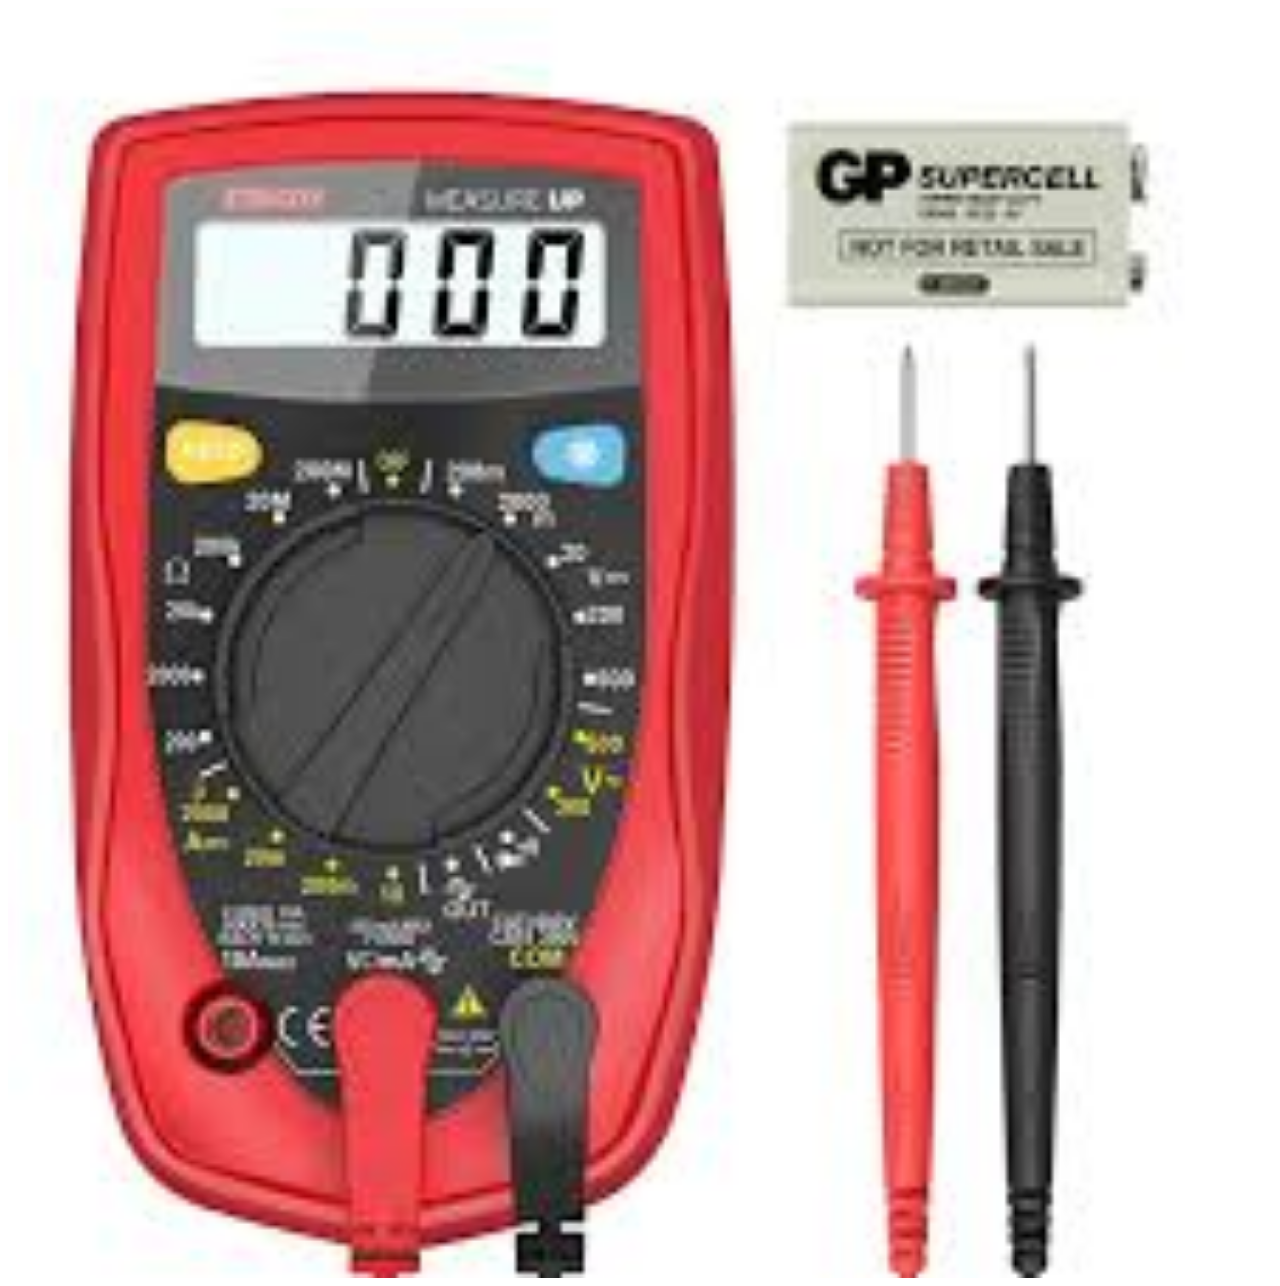
<file: carousel.html>
<!DOCTYPE html>
<html lang="en">
  <head>
    <meta charset="UTF-8" />
    <meta name="viewport" content="width=device-width, initial-scale=1.0" />
    <meta http-equiv="X-UA-Compatible" content="ie=edge" />
    <title>Document</title>
    <style>
      #slider {
        overflow: hidden;
      }
      #slider figure {
        position: relative;
        width: 500%;
        margin: 0;
        left: 0;
        animation: 10s slider infinite;
      }

      #slider figure img {
        float: left;
        width: 20%;
      }

      @keyframes slider {
        0% {
          left: 0;
        }
        20% {
          left: 0;
        }
        20% {
          left: 0;
        }
        25% {
          left: -100%;
        }
        45% {
          left: -100%;
        }
        50% {
          left: -200%;
        }
        70% {
          left: -200%;
        }
        75% {
          left: -300%;
        }
        95% {
          left: -300%;
        }
      }
    </style>
  </head>
  <body>
    <div id="slider">
      <figure>
        <img src="./img/multimeter.jpg" alt="" />
        <img src="./img/saw.jpg" alt="" />
        <img src="./img/shovel.jpg" alt="" />
        <img src="./img//ultrasonic-testing.jpg" alt="" />
      </figure>
    </div>
  </body>
</html>
</file>
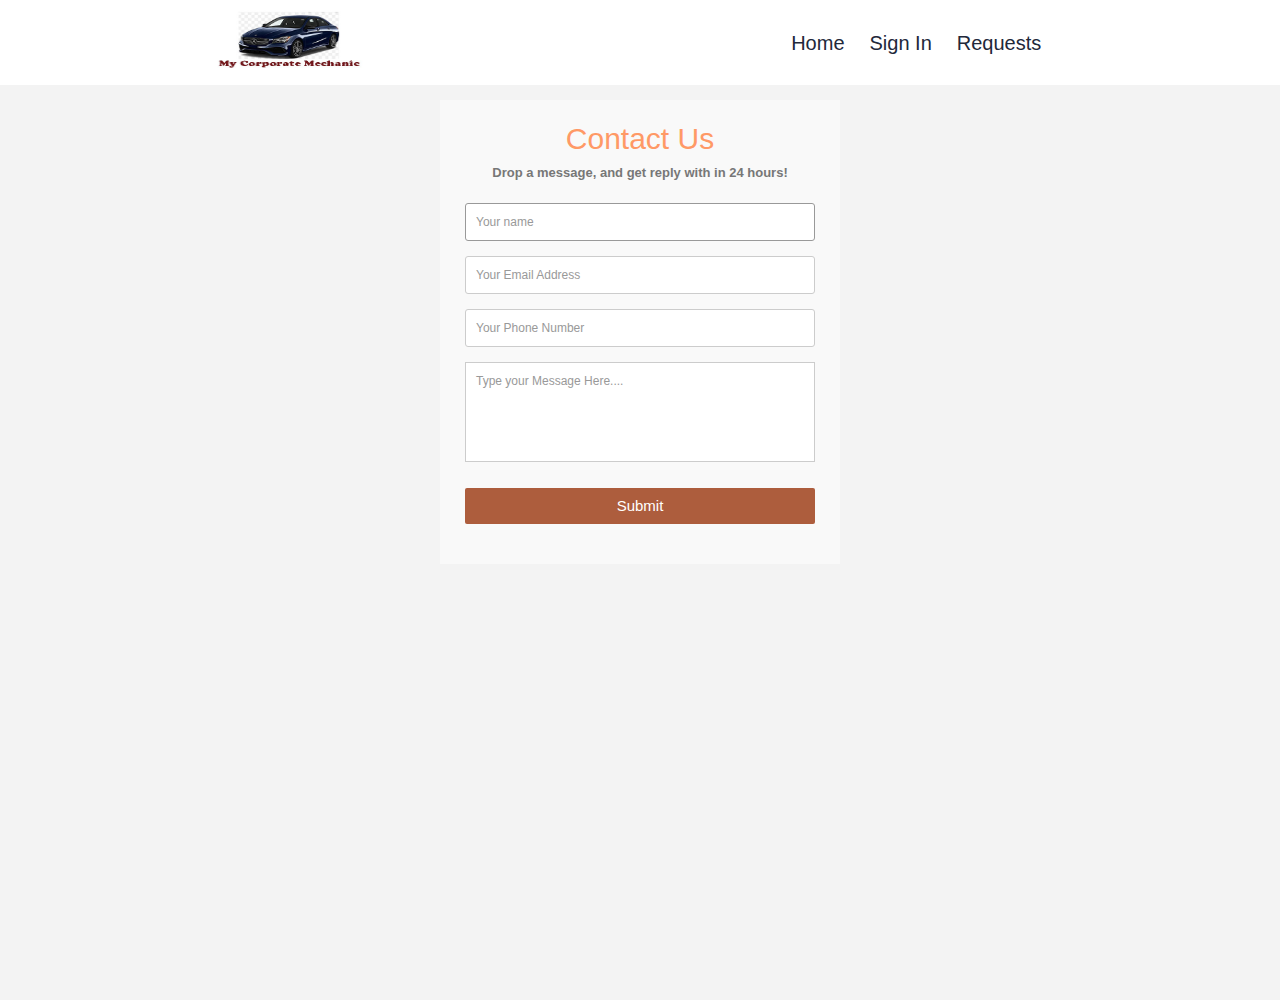
<file: contact.html>
<!DOCTYPE html>
<html lang="en">
  <head>
    <meta charset="UTF-8" />
    <meta name="viewport" content="width=device-width, initial-scale=1.0" />
    <meta http-equiv="X-UA-Compatible" content="ie=edge" />
    <link rel="stylesheet" href="./css/contact.css" />
    <link rel="stylesheet" href="css/index.css">
    <title>Use My Tools</title>
  </head>
  <body>

        <div class="container">
                <header class="header">
                  <img class="logo" src="./img/mechanic logo.jpg" alt="logo" />
                  <nav class="nav-bar">
                  <a href="index.html">Home</a>
                    <a href="sign-in.html">Sign In</a>
                    <a href="requests.html">Requests</a>
                  </nav>
                </header>
    <div class="contact-container">
      <form id="contact" action="">
        <h3>Contact Us</h3>
        <h4>Drop a message, and get reply with in 24 hours!</h4>
        <fieldset>
          <input
            placeholder="Your name"
            type="text"
            tabindex="1"
            required
            autofocus
          />
        </fieldset>
        <fieldset>
          <input
            placeholder="Your Email Address"
            type="email"
            tabindex="2"
            required
          />
        </fieldset>
        <fieldset>
          <input
            placeholder="Your Phone Number"
            type="tel"
            tabindex="3"
            required
          />
        </fieldset>
      
        <fieldset>
          <textarea
            placeholder="Type your Message Here...."
            tabindex="5"
            required
          ></textarea>
        </fieldset>
        <fieldset>
          <button
            name="submit"
            type="submit"
            id="contact-submit"
          >
            Submit
          </button>
        </fieldset>
      </form>
    </div>
  </body>
</html>
</file>
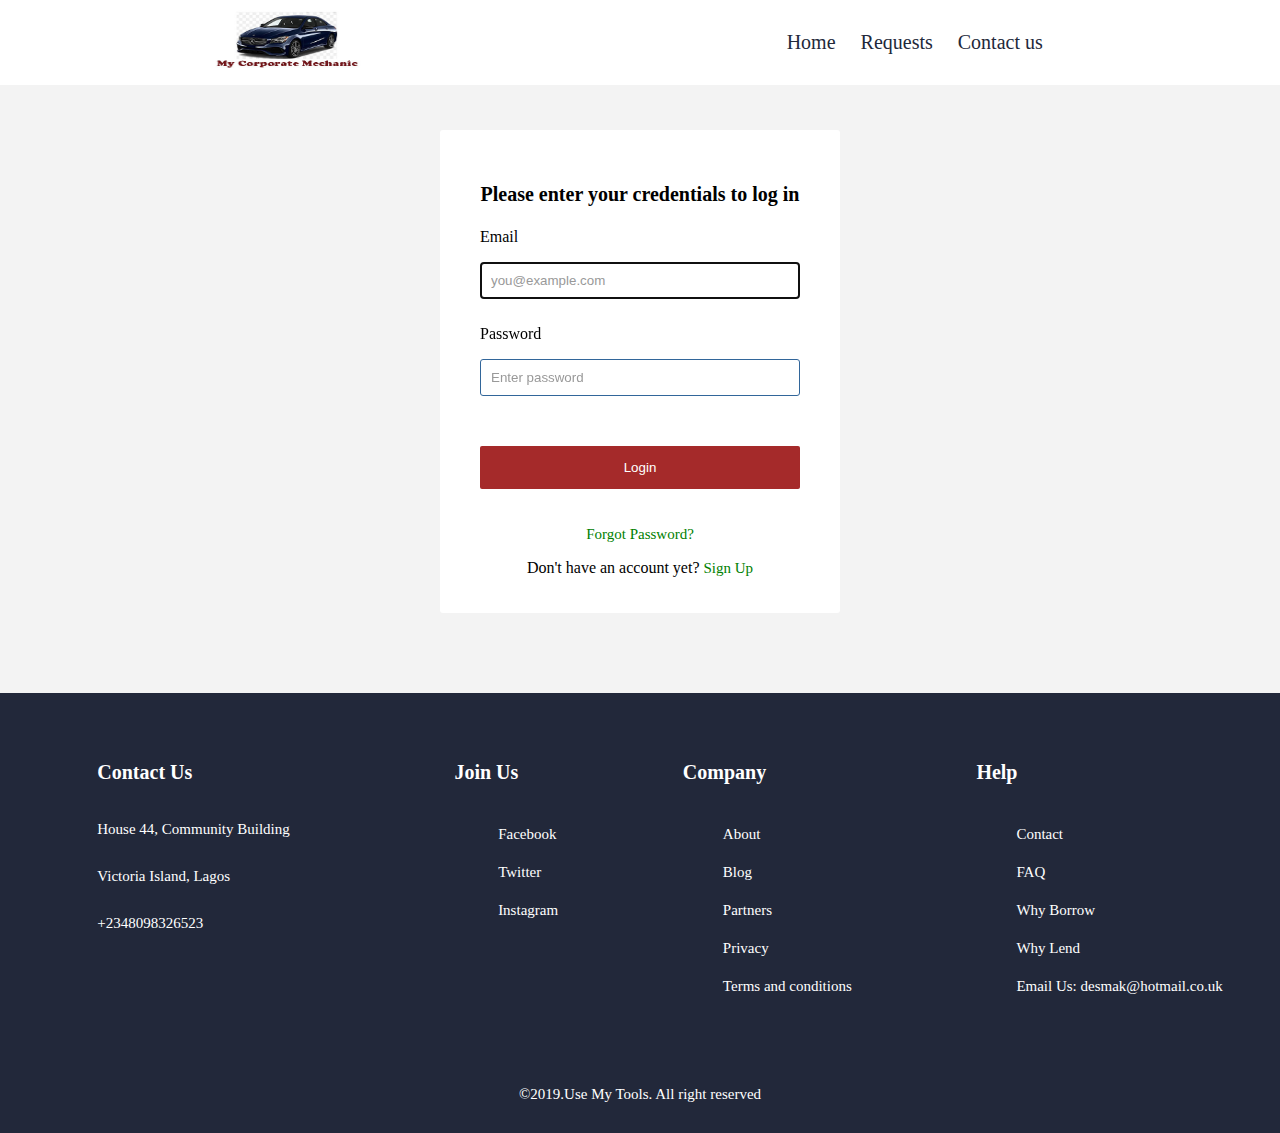
<file: sign-in.html>
<!DOCTYPE html>
<html lang="en">
  <head>
    <meta charset="UTF-8" />
    <meta name="viewport" content="width=device-width, initial-scale=1.0" />
    <meta http-equiv="X-UA-Compatible" content="ie=edge" />
    <link
      rel="stylesheet"
      href="https://use.fontawesome.com/releases/v5.7.2/css/all.css"
      integrity="sha384-fnmOCqbTlWIlj8LyTjo7mOUStjsKC4pOpQbqyi7RrhN7udi9RwhKkMHpvLbHG9Sr"
      crossorigin="anonymous"
    />
    <link rel="stylesheet" href="./css/index.css" />
    <title>Use my Tools</title>
  </head>
  <body>
    <div class="container">
      <header class="header">
        <img class="logo" src="./img/mechanic logo.jpg" alt="logo" />
        <nav class="nav-bar">
         <a class="tab" href="index.html">Home</a>
          <a href="requests.html">Requests</a>
          <a href="contact.html">Contact us</a>
        </nav>
      </header>

     

      <div class="form-container">
            <form id="login-form" action="">
              <div>
                <h3>Please enter your credentials to log in</h3>
                <p class="label"><label for="email" class="label">Email</label></p>
    
                <input
                  type="text"
                  id="email"
                  name="email"
                  placeholder="you@example.com"
                  autofocus
                  required
                />
    
                <p class="label">
                  <label for="password" class="label">Password</label>
                </p>
                <input
                  type="password"
                  id="password"
                  name="password"
                  placeholder="Enter password"
                  required
                />
                <button type="submit" id="submit-login">
                  Login
                </button>
                <p class="acct">
                  <a class="sign-link forgot-password" href="#"
                    >Forgot Password?</a
                  >
                </p>
                <p class="acct">
                  Don't have an account yet?
                  <a class="sign-link" href="signup.html">Sign Up</a>
                </p>
              </div>
            </form>
          </div>
       

    <footer>
      <div class="footer">
        <div class="footer-contents">
          <h3>Contact Us</h3>
          <p>House 44, Community Building</p>
          <p>Victoria Island, Lagos</p>
          <p><i class="fas fa-tty"></i>+2348098326523</p>
          <p><i class="fas fa-phone-alt"></i></p>
        </div>
        <div class="footer-contents">
          <h3>Join Us</h3>
          <ul>
            <li><i class="fab fa-facebook-square"></i>&nbsp;Facebook</li>
            <li><i class="fab fa-twitter-square"></i>&nbsp;Twitter</li>
            <li><i class="fab fa-instagram"></i>&nbsp;Instagram</li>
          </ul>
        </div>

        <div class="footer-contents">
          <h3>Company</h3>
          <ul>
            <li>About</li>
            <li>Blog</li>
            <li>Partners</li>
            <li>Privacy</li>
            <li>Terms and conditions</li>
          </ul>
        </div>

        <div class="footer-contents">
          <h3>Help</h3>
          <ul>
            <li>Contact</li>
            <li>FAQ</li>
            <li>Why Borrow</li>
            <li>Why Lend</li>
            <li>Email Us: desmak@hotmail.co.uk</li>
          </ul>
        </div>
      </div>

      <div class="copyright">
        <p>&copy;2019.Use My Tools. All right reserved</p>
      </div>
    </footer>
  </body>
</html>
</file>
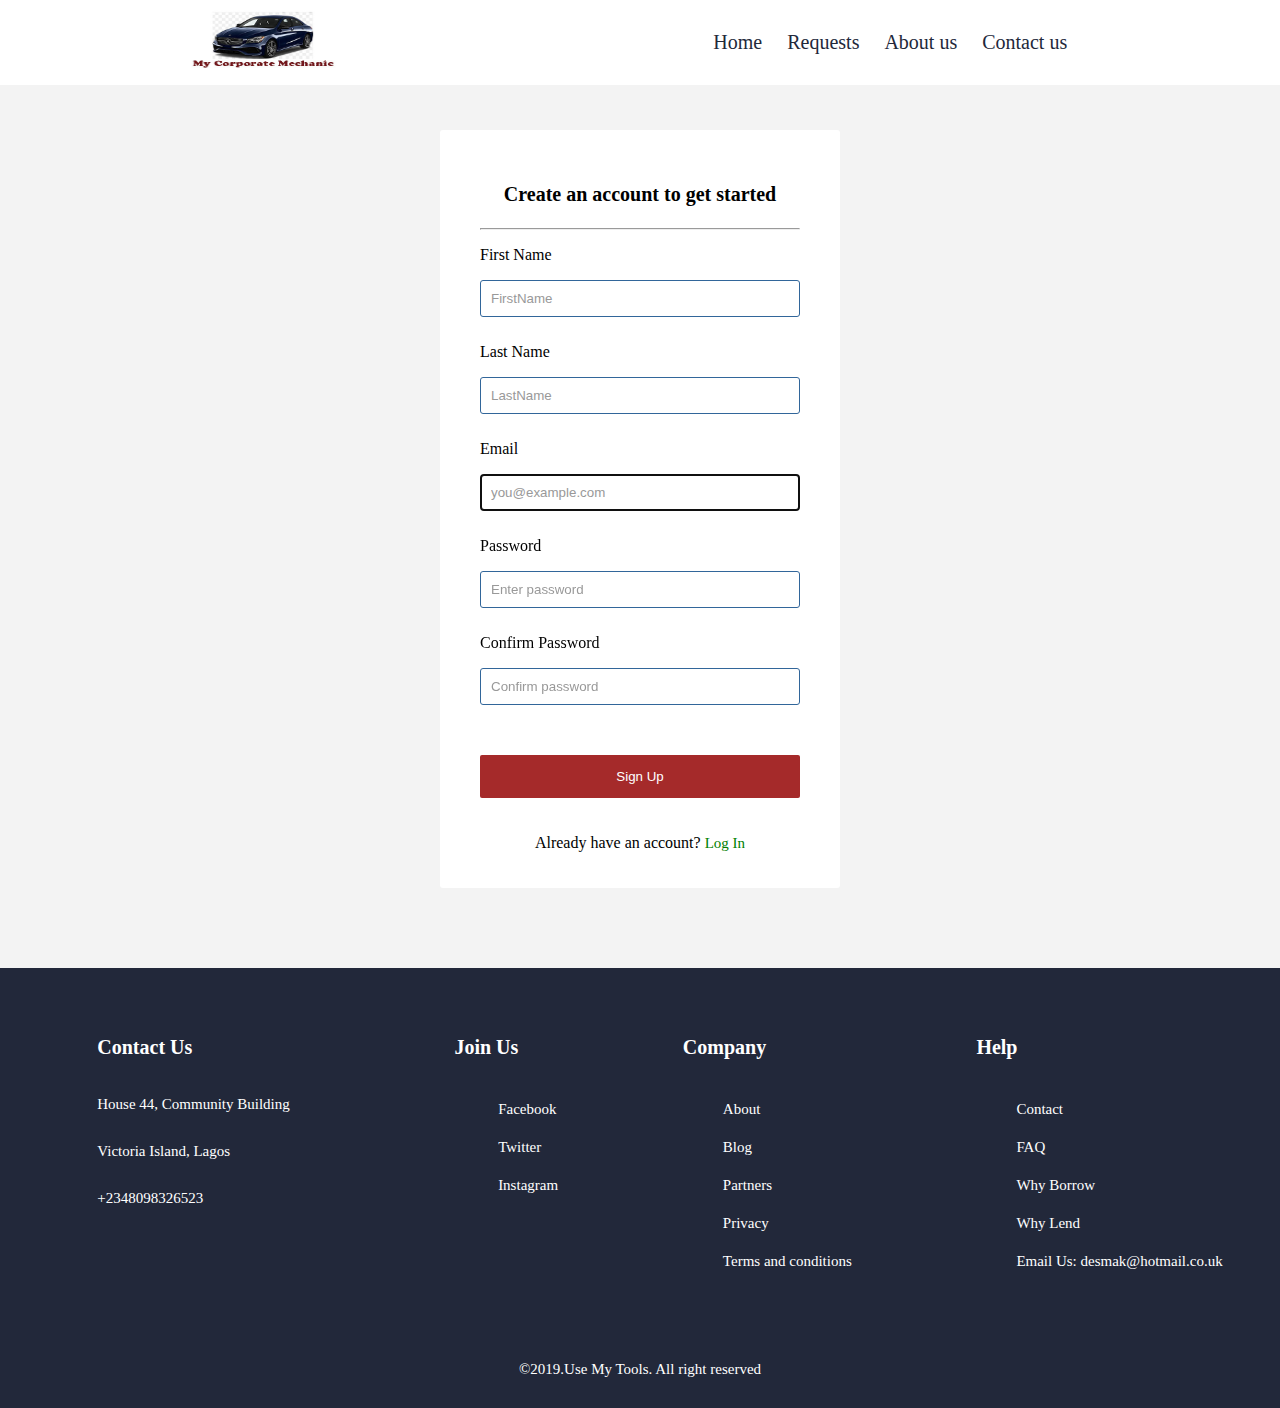
<file: signup.html>
<!DOCTYPE html>
<html lang="en">
  <head>
    <meta charset="UTF-8" />
    <meta name="viewport" content="width=device-width, initial-scale=1.0" />
    <meta http-equiv="X-UA-Compatible" content="ie=edge" />
    <link
      rel="stylesheet"
      href="https://use.fontawesome.com/releases/v5.7.2/css/all.css"
      integrity="sha384-fnmOCqbTlWIlj8LyTjo7mOUStjsKC4pOpQbqyi7RrhN7udi9RwhKkMHpvLbHG9Sr"
      crossorigin="anonymous"
    />
    <link rel="stylesheet" href="./css/index.css" />
    <title>Use my Tools</title>
  </head>
  <body>
    <div class="container">
      <header class="header">
        <img class="logo" src="./img/mechanic logo.jpg" alt="logo" />
        <nav class="nav-bar">
        <a href="index.html">Home</a>
          <a href="requests.html">Requests</a>
          <a href="#">About us</a>
          <a href="contact.html">Contact us</a>
        </nav>
      </header>

     

      <div class="form-container">
            <form id="login-form" action="">
              <div>
                <h3>Create an account to get started</h3>
                <hr>

                <p class="label">
                        <label for="FirstName" class="label">First Name</label>
                      </p>
                      <input
                        type="text"
                        id="FirstName"
                        name="FirstName"
                        placeholder="FirstName"
                        required
                      />

                      <p class="label">
                            <label for="LastName" class="label">Last Name</label>
                          </p>
                          <input
                            type="text"
                            id="LastName"
                            name="LastName"
                            placeholder="LastName"
                            required
                          />
                <p class="label"><label for="email" class="label">Email</label></p>
    
                <input
                  type="text"
                  id="email"
                  name="email"
                  placeholder="you@example.com"
                  autofocus
                  required
                />
    
                <p class="label">
                  <label for="password" class="label">Password</label>
                </p>
                <input
                  type="password"
                  id="password"
                  name="password"
                  placeholder="Enter password"
                  required
                />
                <p class="label">
                        <label for="confirm-password" class="label">Confirm Password</label>
                      </p>
                      <input
                        type="password"
                        id="confirm-password"
                        name="password"
                        placeholder="Confirm password"
                        required
                      />
                      
                <button type="submit" id="submit-login">
                  Sign Up
                </button>
               
                <p class="acct">
                  Already have an account?
                  <a class="sign-link" href="sign-in.html">Log In</a>
                </p>
              </div>
            </form>
          </div>
       

    <footer>
      <div class="footer">
        <div class="footer-contents">
          <h3>Contact Us</h3>
          <p>House 44, Community Building</p>
          <p>Victoria Island, Lagos</p>
          <p><i class="fas fa-tty"></i>+2348098326523</p>
          <p><i class="fas fa-phone-alt"></i></p>
        </div>
        <div class="footer-contents">
          <h3>Join Us</h3>
          <ul>
            <li><i class="fab fa-facebook-square"></i>&nbsp;Facebook</li>
            <li><i class="fab fa-twitter-square"></i>&nbsp;Twitter</li>
            <li><i class="fab fa-instagram"></i>&nbsp;Instagram</li>
          </ul>
        </div>

        <div class="footer-contents">
          <h3>Company</h3>
          <ul>
            <li>About</li>
            <li>Blog</li>
            <li>Partners</li>
            <li>Privacy</li>
            <li>Terms and conditions</li>
          </ul>
        </div>

        <div class="footer-contents">
          <h3>Help</h3>
          <ul>
            <li>Contact</li>
            <li>FAQ</li>
            <li>Why Borrow</li>
            <li>Why Lend</li>
            <li>Email Us: desmak@hotmail.co.uk</li>
          </ul>
        </div>
      </div>

      <div class="copyright">
        <p>&copy;2019.Use My Tools. All right reserved</p>
      </div>
    </footer>
  </body>
</html>
</file>
<file: css/contact.css>
* {
  margin: 0;
  padding: 0;
  box-sizing: border-box;
  -webkit-box-sizing: border-box;
  -moz-box-sizing: border-box;
  -webkit-font-smoothing: antialiased;
  -moz-font-smoothing: antialiased;
  -o-font-smoothing: antialiased;
  font-smoothing: antialiased;
  text-rendering: optimizeLegibility;
}

body {
  font-family: "Open Sans", Helvetica, Arial, sans-serif;
  font-weight: 300;
  font-size: 12px;
  line-height: 30px;
  color: #777;
  background: #f3f3f3;
}

.contact-container {
  max-width: 400px;
  width: 100%;
  margin: 0 auto;
  margin-top: 100px;
}

#contact input[type="text"],
#contact input[type="email"],
#contact input[type="tel"],
#contact input[type="url"],
#contact textarea,
#contact button[type="submit"] {
  font: 400 12px/16px "Open Sans", Helvetica, Arial, sans-serif;
}

#contact {
  background: #f9f9f9;
  padding: 25px;
  margin: 50px 0;
}

#contact h3 {
  color: #f96;
  display: block;
  font-size: 30px;
  font-weight: 400;
}

#contact h4 {
  margin: 5px 0 15px;
  display: block;
  font-size: 13px;
  text-align: center;
}

fieldset {
  border: medium none !important;
  margin: 0 0 10px;
  min-width: 100%;
  padding: 0;
  width: 100%;
}

#contact input[type="text"],
#contact input[type="email"],
#contact input[type="tel"],
#contact input[type="url"],
#contact textarea {
  width: 100%;
  border: 1px solid #ccc;
  background: #fff;
  margin: 0 0 5px;
  padding: 10px;
}

#contact input[type="text"]:hover,
#contact input[type="email"]:hover,
#contact input[type="tel"]:hover,
#contact input[type="url"]:hover,
#contact textarea:hover {
  -webkit-transition: border-color 0.3s ease-in-out;
  -moz-transition: border-color 0.3s ease-in-out;
  transition: border-color 0.3s ease-in-out;
  border: 1px solid #aaa;
}

#contact textarea {
  height: 100px;
  max-width: 100%;
  resize: none;
}

#contact button[type="submit"] {
  cursor: pointer;
  width: 100%;
  border: none;
  background: rgba(165, 77, 42, 0.911);
  color: #fff;
  margin: 0 0 5px;
  padding: 10px;
  font-size: 15px;
}

#contact button[type="submit"]:hover {
  background: brown;
  -webkit-transition: background 0.3s ease-in-out;
  -moz-transition: background 0.3s ease-in-out;
  transition: background-color 0.3s ease-in-out;
}

#contact button[type="submit"]:active {
  box-shadow: inset 0 1px 3px rgba(0, 0, 0, 0.5);
}

#contact input:focus,
#contact textarea:focus {
  outline: 0;
  border: 1px solid #999;
}
::-webkit-input-placeholder {
  color: #888;
}
:-moz-placeholder {
  color: #888;
}
::-moz-placeholder {
  color: #888;
}
:-ms-input-placeholder {
  color: #888;
}
</file>
<file: css/index.css>
@import url("https://fonts.googleapis.com/css?family=Raleway");
html,
body {
  height: 100%;
}
body {
  padding: 0;
  width: 100%;
  margin: 0 auto;
  background: #f3f3f3;
}

* {
  box-sizing: border-box;
}

.header {
  display: flex;
  align-items: center;
  justify-content: space-around;
  background: white;
  margin: 0;
  padding: 0;
  background: #fff;
  position: fixed;
  top: 0;
  height: 85px;
  width: 100%;
}

.logo {
  height: 85px;
  width: 150px;
}
nav.nav-bar {
  display: flex;
  justify-content: space-between;
  align-items: center;
}

.home-tab:hover {
  background: rgba(165, 42, 42, 0.925);
  text-shadow: 0px 0px 0 rgb(165, 42, 0.925), 1px 1px 0 rgb(165, 123, 26),
    2px 2px 0 rgb(242, 185, 100);

  cursor: pointer;
}

nav.nav-bar a {
  text-decoration: none;
  padding-right: 25px;
  font-size: 20px;
  color: #22283a;
}

nav.nav-bar a:hover {
  text-shadow: 0px 0px 0 rgb(208, 138, 28), 1px 1px 0 rgb(165, 123, 26),
    2px 2px 0 rgb(242, 185, 100), 3px 3px 0 rgb(227, 167, 187);
}

.home-tab {
  background: brown;
  margin-right: 10px;
  color: white;
  width: 70px;
  height: 30px;
  padding: 3px 5px 5px 12px;
  border-radius: 2px;
  font-size: 20px;
}

.request-tab {
  background: brown;
  margin-right: 18px;
  color: white;
  width: 90px;
  height: 30px;
  padding: 3px 5px 5px 12px;
  border-radius: 2px;
  font-size: 20px;
}

.request-tab:hover {
  cursor: pointer;
}

nav.nav-bar p.home-tab a {
  color: white;
}

a {
  color: white;
}
#background {
  height: 40em;
  position: absolute;
  top: 0px;
  left: 0px;
  width: 100%;
  background-attachment: fixed;
  background-repeat: no-repeat;
  background-size: cover;
  z-index: -1;
  background-image: linear-gradient(rgba(0, 0, 0, 0.808), rgba(0, 0, 0, 0.24)),
     url("../img/auto-mechanics.jpg");
}

/* Style for landing page welcome note */
.header-text {
  text-align: center;
  padding-top: 1em;
  color: rgba(165, 56, 42, 0.966);
  margin-top: 60px;
  font-family: "Raleway", sans-serif;
}
/* Style for welcome text */
.quick-header {
  font-size: 60px;
  font-weight: bold;
  padding: 0 2em;
  line-height: 2em;
  color: white;
  margin-bottom: 0px;
}

.abt-us {
  color: #0f1721;
  width: 50%;
  line-height: 1.5;
  margin: 0 auto;
  background: rgba(255, 255, 255, 0.9);
  border-radius: 2px;
  padding-top: 5px;
  padding-bottom: 5px;
  font-weight: bold;
}

/* Style for Notes in landing page */
.sub-text {
  font-size: 30px;
  margin-top: 10px;
  font-weight: bolder;
  font-size: 40px;
  color: white;
}

#buttons {
  margin: 30px 0px;
  text-align: center;
}

/* Style for landing page sign up and learn more button */
.start-btn {
  text-decoration: none;
  color: white;
  font-weight: normal;
  letter-spacing: 2px;
  width: 190px;
  padding: 0.8em 2em;
  background: brown;
  border: solid 2px brown;
  border-radius: 3px;
  display: block;
  margin: 30px 10px;
  display: inline-block;
}
/* style for button hover state */
.transparent:hover {
  background: brown;
}

.transparent {
  background: transparent;
  border: solid white 2px;
}

.second-section {
  padding: 3em 4%;
  font-size: 15px;
  display: flex;
  align-items: center;
  border: 2px solid white;
  padding: 10%;
  background: white;
  width: 95%;
  margin: 120px auto;
  margin-bottom: 0px;
  justify-content: space-between;
}

#slider {
  overflow: hidden;
  width: 50%;
}
#slider figure {
  position: relative;
  width: 500%;
  margin: 0;
  left: 0;
  animation: 20s slider infinite;
}

#slider figure div {
  float: left;
  width: 20%;
  display: flex;
  flex-direction: column;
  font-size: 18px;
  text-align: center;
  line-height: 1.5;
}
#slider figure div img {
  width: 20%;
  height: 15%;
  border-radius: 100px;
  align-self: center;
}

#slider figure div a {
  text-decoration: none;
  align-self: center;
}

@keyframes slider {
  0% {
    left: 0;
  }
  20% {
    left: 0;
  }
  20% {
    left: 0;
  }
  25% {
    left: -100%;
  }
  45% {
    left: -100%;
  }
  50% {
    left: -200%;
  }
  70% {
    left: -200%;
  }
  75% {
    left: -300%;
  }
  95% {
    left: -300%;
  }
}

.profile-img {
  height: 100px;
  border-radius: 50px;
  width: 120px;
  margin-left: 120px;
}
.right-section {
  width: 42%;
  text-align: center;
}
.right-section h2 {
  font-weight: bolder;
  font-size: 30px;
}

.about-section p {
  font-size: 20px;
  color: grey;
}

.right-section p {
  font-size: 24px;
  color: grey;
}

p.earn {
  background: #22283a;
  height: 50px;
  border-radius: 5px;
  color: white;
  padding-top: 10px;
}
p.earn:hover {
  background: #3a2a22;
  cursor: pointer;
}

.list-items {
  margin-top: 20px;
  display: flex;
  flex-wrap: wrap;
  padding-left: 3%;
  align-self: center;
  width: 100%;
}

.tools {
  padding-right: 10px;
}

.tools p {
  text-align: center;
}

.price {
  background: rgba(165, 61, 42, 0.932);
  color: white;
}
footer {
  padding-bottom: 1em;
  font-size: 0.9375rem;
  color: white;
  margin-top: 20px;
  background-color: #22283a;
}

.footer {
  display: flex;
  flex-flow: row wrap;
  justify-content: space-around;
  padding: 3em 1em;
  font-size: 0.9375rem;
  color: white;
}

.footer-contents {
  display: flex;
  flex-direction: column;
  align-items: baseline;
}

.footer > div ul {
  list-style-type: none;
  margin-left: -40px;
}

.footer > div ul li {
  padding-top: 5px;
  padding-bottom: 16px;
}
.footer .footer-contents p {
  padding-bottom: -55px;
  /* background: yellow; */
}
.copyright {
  text-align: center;
}

.requests {
  margin-top: 120px;
  text-align: center;
}

table {
  font-family: arial, sans-serif;
  border-collapse: collapse;
  margin: 0 auto;
  width: 80%;
}

td,
th {
  /* border: 1px solid #dddddd; */
  text-align: left;
  padding: 8px;
  text-align: center;
}

tr:nth-child(even) {
  background-color: white;
}
tr:nth-child(odd) {
  background-color: #dddddd;
}

tr:nth-child(1) {
  background: #f4a460;
  padding-right: 0;
  margin-right: 0;
  width: 100%;
}
td:nth-child(4) {
  background-color: #f4a460;
  border: 1px solid white;
  color: white;
  height: 10px;
  font-weight: bolder;
  cursor: pointer;
}

td:nth-child(5) {
  font-weight: bolder;
}

td:nth-child(5):hover {
  background: #f4a460;
  cursor: pointer;
  color: whitesmoke;
}

.request-form {
  margin: 0 auto;
  width: 70%;
  background: white;
  padding: 3%;
  margin-top: 20px;
  border-radius: 4px;
}

.request-form input {
  width: 40%;
  height: 40px;
  border: 1px solid grey;
}

.request-form label {
  font-weight: bold;
}

.request-form h2 {
  margin-bottom: 40px;
  margin-left: 20%;
  font-weight: bolder;
  font-size: 30px;
  color: rgba(0, 0, 0, 0.829);
}

#Location {
  margin-left: 52px;
}
#Tool {
  margin-left: 10px;
}

#Date {
  margin-left: 25px;
}

.request-form select {
  width: 40%;
  height: 40px;
  border: 1px solid grey;
}

.inputs {
  margin-bottom: 20px;
}

.privacy input {
  height: 10px;
  margin-left: -100px;
}

.submit {
  background: brown;
  height: 40px;
  align-self: center;
  box-shadow: none;
  text-decoration: none;
  color: white;
  border-radius: 3px;
  border: none;
  width: 20%;
  margin-left: 25%;
  margin-top: 20px;
  cursor: pointer;
}

.submit:hover,
.submit:focus {
  background: saddlebrown;
}

.submit:focus {
  outline: 1px solid #fff;
  outline-offset: -4px;
}

.submit:active {
  transform: scale(0.99);
}

/* STYLE FOR SIGNIN FORM */
.form-container {
  max-width: 400px;
  margin: 130px auto 80px auto;
  padding: 30px 40px 20px 40px;
  background: white;
  border-radius: 3px;
}

@media screen and (max-width: 800px) {
  .form-container {
    margin: 100px auto 0px auto;
  }
}
div h3 {
  line-height: 28px;
  text-align: center;
  font-size: 20px;
}

form input {
  width: 100%;
  padding: 10px;
  margin-bottom: 10px;
  border: solid 1px #32669a;
  border-radius: 3px;
  color: inherit;
}

::placeholder {
  color: #999;
}
button[type="submit"] {
  margin: 40px 0;
  margin-bottom: 20px;
  width: 100%;
  padding: 14px 0;
  background: brown;
  border: none;
  color: white;
  border-radius: 2px;
  cursor: pointer;
}

button[type="submit"]:hover {
  opacity: 0.9;
  background: rgba(165, 91, 42, 0.938);
}
button[type="submit"]:focus {
  outline: none;
}
#submit {
  margin: 40px 0;
  margin-bottom: 20px;
  width: 100%;
  padding: 14px 0;
  background: brown;
  border: none;
  color: white;
  border-radius: 2px;
  cursor: pointer;
}

.acct {
  text-align: center;
  font-size: 16px;
}

.sign-link {
  color: green;
  font-size: 15px;
  text-decoration: none;
}

/* STYLE FOR SIGNUP PAGE */

.signup-container {
  max-width: 400px;
  margin: 130px auto 80px auto;
  margin-bottom: 50%;
  padding: 30px 40px 20px 40px;
  background: white;
  border-radius: 3px;
}

.google-map {
  margin-top: 30px;
  margin-left: 20%;
}

/* RESPONSIVENESS */
.menu-icon {
  display: none;
}
@media (max-width: 500px) {
  .header {
    min-width: 60%;
    background: #f3f3f3;
  }
  nav.nav-bar {
    width: 60%;
    display: flex;
  }
  nav.nav-bar a {
    font-size: 12px;
    padding-right: 3px;
    font-weight: bold;
  }
  .home-tab {
    display: none;
  }
  .logo {
    width: 70px;
    color: #f3f3f3;
  }

  .quick-header {
    font-size: 20px;
    font-weight: light;
    padding: 0 2em;
    line-height: 1em;
    color: white;
  }

  .sub-text {
    font-size: 15px;
    margin-top: 10px;
    font-weight: lighter;
    font-size: 20px;
    color: white;
  }

  .abt-us {
    color: #0f1721;
    width: 80%;
    line-height: 1.5;
    margin: 0 auto;
    border-radius: 2px;
    padding-top: 5px;
    padding-bottom: 5px;
    padding-right: 3px;
    padding-left: 3px;
    font-weight: bold;
  }

  .second-section {
    display: flex;
    flex-direction: column;
    align-items: flex-start;
    padding: 10%;
    width: 95%;
    margin: 120px auto;
    margin-bottom: 0px;
    justify-content: space-between;
  }

  .about-section {
    margin-top: 20px;
    width: 100%;
    padding-right: 20px;
  }

  .right-section {
    width: 100%;
    text-align: center;
  }

  .profile-img {
    height: 100px;
    border-radius: 50px;
    width: 120px;
    margin-left: 80px;
  }
  .list-items {
    margin-top: 20px;
    display: flex;
    flex-wrap: column;
    padding-left: 3%;
    align-self: center;
  }

  .tools {
    width: 100%;
  }
  .tools img {
    width: 100%;
  }

  .footer-contents {
    display: flex;
    flex-direction: column;
    align-items: baseline;
    font-size: 16px;
  }

  .google-map {
    display: none;
  }

  table {
    min-width: 60%;
    font-size: 12px;
  }

  .request-form {
    margin: 0 auto;
    width: 90%;
    margin-top: 10px;
  }

  .submit {
    width: 40%;
  }

  .request-form input {
    width: 50%;
  }

  .request-form select {
    width: 50%;
  }

  .request-tab {
    display: none;
  }

  #slider figure div p {
    width: 100%;
  }
  #slider {
    overflow: hidden;
    width: 100%;
  }

  #slider figure div img {
    width: 45%;
    height: 40%;
  }
}
</file>
